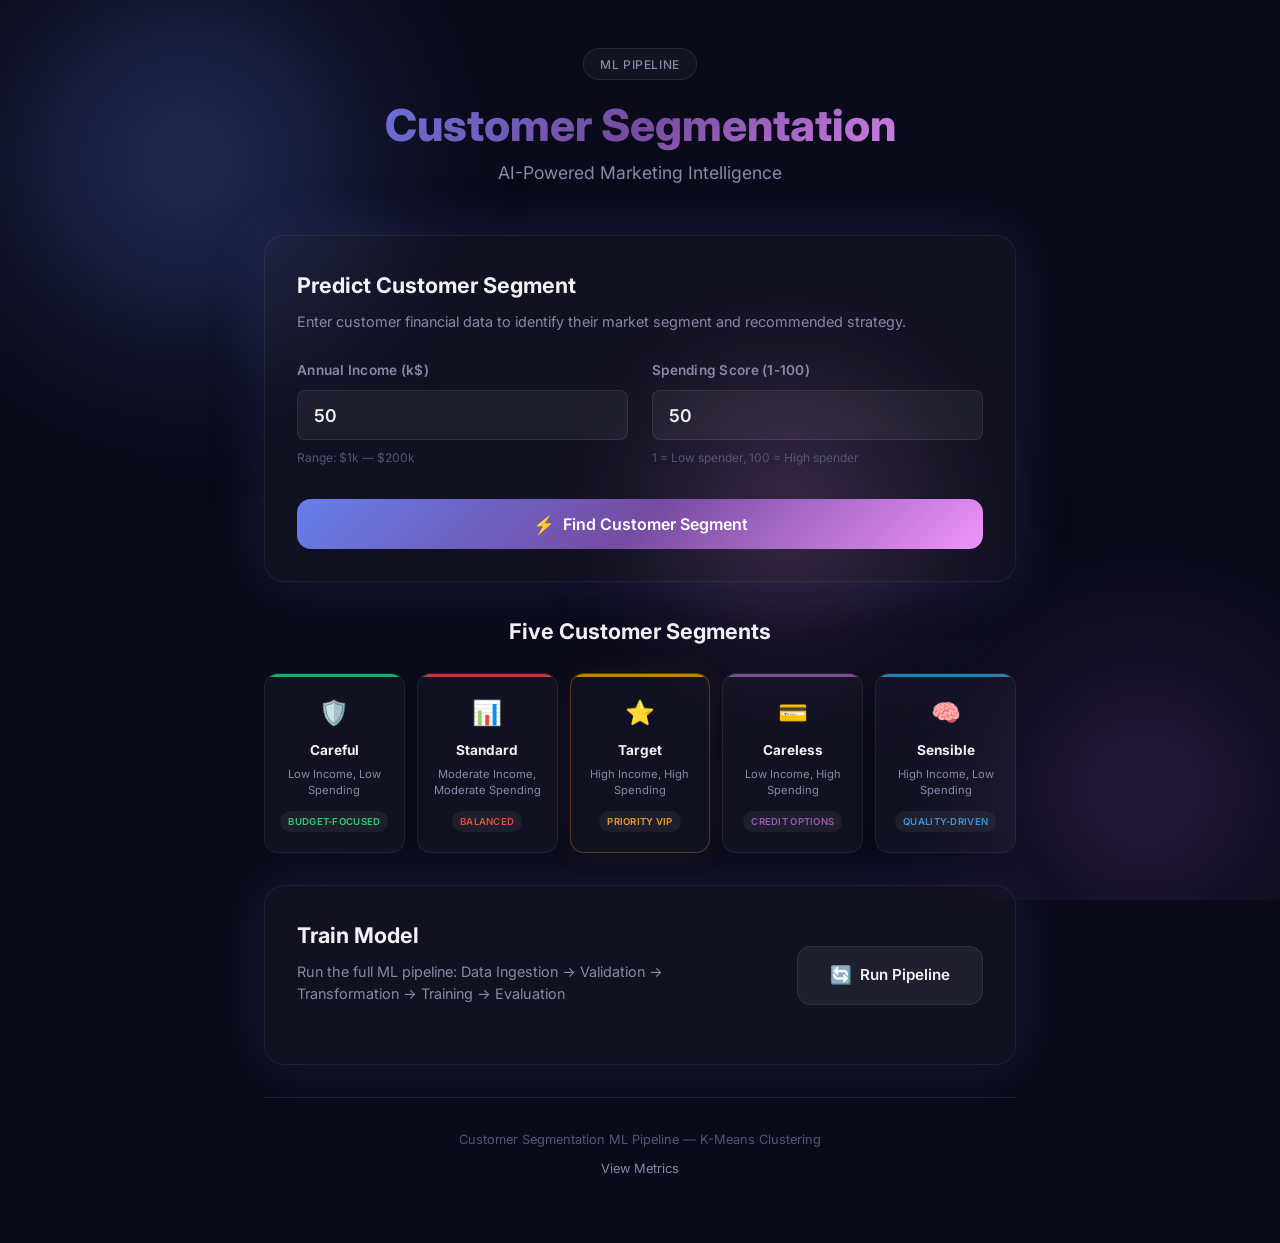
<file: templates/index.html>
<!DOCTYPE html>
<html lang="en">
<head>
    <meta charset="UTF-8">
    <meta name="viewport" content="width=device-width, initial-scale=1.0">
    <meta name="description" content="AI-powered customer segmentation system using K-Means clustering to identify customer groups for targeted marketing strategies.">
    <title>Customer Segmentation — AI Marketing Intelligence</title>
    <link rel="stylesheet" href="/static/style.css">
    <link rel="preconnect" href="https://fonts.googleapis.com">
    <link rel="preconnect" href="https://fonts.gstatic.com" crossorigin>
    <link href="https://fonts.googleapis.com/css2?family=Inter:wght@300;400;500;600;700;800&display=swap" rel="stylesheet">
</head>
<body>
    <div class="bg-animation">
        <div class="orb orb-1"></div>
        <div class="orb orb-2"></div>
        <div class="orb orb-3"></div>
    </div>

    <div class="container">
        <!-- Header -->
        <header class="header">
            <div class="header-badge">ML Pipeline</div>
            <h1 id="page-title">Customer Segmentation</h1>
            <p class="subtitle">AI-Powered Marketing Intelligence</p>
        </header>

        <!-- Prediction Form -->
        <section class="card glass-card form-section">
            <h2 class="section-title">Predict Customer Segment</h2>
            <p class="section-desc">Enter customer financial data to identify their market segment and recommended strategy.</p>

            <form action="/predict" method="POST" id="prediction-form">
                <div class="form-grid">
                    <div class="form-group">
                        <label for="annual_income">Annual Income (k$)</label>
                        <input type="number" id="annual_income" name="annual_income"
                               min="1" max="200" value="50" step="1" required>
                        <span class="input-hint">Range: $1k — $200k</span>
                    </div>

                    <div class="form-group">
                        <label for="spending_score">Spending Score (1-100)</label>
                        <input type="number" id="spending_score" name="spending_score"
                               min="1" max="100" value="50" step="1" required>
                        <span class="input-hint">1 = Low spender, 100 = High spender</span>
                    </div>
                </div>

                <button type="submit" class="btn btn-primary" id="predict-btn">
                    <span class="btn-icon">⚡</span>
                    Find Customer Segment
                </button>
            </form>
        </section>

        <!-- Segments Overview -->
        <section class="segments-section">
            <h2 class="section-title center">Five Customer Segments</h2>
            <div class="segments-grid">
                <div class="segment-card" style="--accent: #2ecc71">
                    <div class="segment-icon">🛡️</div>
                    <h3>Careful</h3>
                    <p>Low Income, Low Spending</p>
                    <span class="segment-tag">Budget-focused</span>
                </div>
                <div class="segment-card" style="--accent: #e74c3c">
                    <div class="segment-icon">📊</div>
                    <h3>Standard</h3>
                    <p>Moderate Income, Moderate Spending</p>
                    <span class="segment-tag">Balanced</span>
                </div>
                <div class="segment-card highlight" style="--accent: #f39c12">
                    <div class="segment-icon">⭐</div>
                    <h3>Target</h3>
                    <p>High Income, High Spending</p>
                    <span class="segment-tag">Priority VIP</span>
                </div>
                <div class="segment-card" style="--accent: #9b59b6">
                    <div class="segment-icon">💳</div>
                    <h3>Careless</h3>
                    <p>Low Income, High Spending</p>
                    <span class="segment-tag">Credit options</span>
                </div>
                <div class="segment-card" style="--accent: #3498db">
                    <div class="segment-icon">🧠</div>
                    <h3>Sensible</h3>
                    <p>High Income, Low Spending</p>
                    <span class="segment-tag">Quality-driven</span>
                </div>
            </div>
        </section>

        <!-- Train Model -->
        <section class="card glass-card train-section">
            <div class="train-content">
                <div>
                    <h2 class="section-title">Train Model</h2>
                    <p class="section-desc">Run the full ML pipeline: Data Ingestion → Validation → Transformation → Training → Evaluation</p>
                </div>
                <a href="/train" class="btn btn-secondary" id="train-btn">
                    <span class="btn-icon">🔄</span>
                    Run Pipeline
                </a>
            </div>
        </section>

        <!-- Footer -->
        <footer class="footer">
            <p>Customer Segmentation ML Pipeline — K-Means Clustering</p>
            <p class="footer-links">
                <a href="/metrics" id="metrics-link">View Metrics</a>
            </p>
        </footer>
    </div>
</body>
</html>
</file>
<file: static/style.css>
/* ===== RESET & BASE ===== */
*, *::before, *::after {
    margin: 0;
    padding: 0;
    box-sizing: border-box;
}

:root {
    --bg-primary: #0a0a1a;
    --bg-secondary: #12122a;
    --surface: rgba(255, 255, 255, 0.04);
    --surface-hover: rgba(255, 255, 255, 0.08);
    --border: rgba(255, 255, 255, 0.08);
    --border-hover: rgba(255, 255, 255, 0.15);
    --text-primary: #f0f0f5;
    --text-secondary: #8888a8;
    --text-muted: #55557a;
    --accent-gradient: linear-gradient(135deg, #667eea 0%, #764ba2 50%, #f093fb 100%);
    --glass-bg: rgba(255, 255, 255, 0.03);
    --glass-border: rgba(255, 255, 255, 0.06);
    --radius-sm: 8px;
    --radius-md: 14px;
    --radius-lg: 20px;
    --radius-xl: 28px;
    --shadow-glow: 0 0 60px rgba(102, 126, 234, 0.15);
}

html {
    font-size: 16px;
    scroll-behavior: smooth;
}

body {
    font-family: 'Inter', -apple-system, BlinkMacSystemFont, sans-serif;
    background: var(--bg-primary);
    color: var(--text-primary);
    min-height: 100vh;
    overflow-x: hidden;
    line-height: 1.6;
}


/* ===== ANIMATED BACKGROUND ===== */
.bg-animation {
    position: fixed;
    inset: 0;
    z-index: 0;
    overflow: hidden;
    pointer-events: none;
}

.orb {
    position: absolute;
    border-radius: 50%;
    filter: blur(80px);
    opacity: 0.4;
    animation: float 20s ease-in-out infinite;
}

.orb-1 {
    width: 500px;
    height: 500px;
    background: radial-gradient(circle, #667eea 0%, transparent 70%);
    top: -10%;
    left: -5%;
    animation-delay: 0s;
}

.orb-2 {
    width: 400px;
    height: 400px;
    background: radial-gradient(circle, #764ba2 0%, transparent 70%);
    bottom: -10%;
    right: -5%;
    animation-delay: -7s;
}

.orb-3 {
    width: 300px;
    height: 300px;
    background: radial-gradient(circle, #f093fb 0%, transparent 70%);
    top: 40%;
    left: 50%;
    animation-delay: -14s;
}

@keyframes float {
    0%, 100% { transform: translate(0, 0) scale(1); }
    25% { transform: translate(40px, -30px) scale(1.05); }
    50% { transform: translate(-20px, 40px) scale(0.95); }
    75% { transform: translate(30px, 20px) scale(1.02); }
}


/* ===== CONTAINER ===== */
.container {
    position: relative;
    z-index: 1;
    max-width: 800px;
    margin: 0 auto;
    padding: 3rem 1.5rem;
}


/* ===== HEADER ===== */
.header {
    text-align: center;
    margin-bottom: 3rem;
}

.header-badge {
    display: inline-block;
    padding: 0.35rem 1rem;
    background: var(--surface);
    border: 1px solid var(--border);
    border-radius: 100px;
    font-size: 0.75rem;
    font-weight: 500;
    color: var(--text-secondary);
    letter-spacing: 0.05em;
    text-transform: uppercase;
    margin-bottom: 1.25rem;
}

.header h1 {
    font-size: 2.75rem;
    font-weight: 800;
    background: var(--accent-gradient);
    -webkit-background-clip: text;
    -webkit-text-fill-color: transparent;
    background-clip: text;
    line-height: 1.15;
    margin-bottom: 0.5rem;
}

.subtitle {
    font-size: 1.1rem;
    color: var(--text-secondary);
    font-weight: 400;
}


/* ===== GLASS CARD ===== */
.card {
    border-radius: var(--radius-lg);
    padding: 2rem;
    margin-bottom: 2rem;
}

.glass-card {
    background: var(--glass-bg);
    border: 1px solid var(--glass-border);
    backdrop-filter: blur(20px);
    -webkit-backdrop-filter: blur(20px);
    box-shadow: var(--shadow-glow);
}


/* ===== SECTION TITLES ===== */
.section-title {
    font-size: 1.35rem;
    font-weight: 700;
    color: var(--text-primary);
    margin-bottom: 0.5rem;
}

.section-title.center {
    text-align: center;
}

.section-desc {
    font-size: 0.9rem;
    color: var(--text-secondary);
    margin-bottom: 1.75rem;
    line-height: 1.5;
}


/* ===== FORM ===== */
.form-grid {
    display: grid;
    grid-template-columns: 1fr 1fr;
    gap: 1.5rem;
    margin-bottom: 2rem;
}

.form-group {
    display: flex;
    flex-direction: column;
    gap: 0.5rem;
}

.form-group label {
    font-size: 0.85rem;
    font-weight: 600;
    color: var(--text-secondary);
    letter-spacing: 0.02em;
}

.form-group input {
    background: rgba(255, 255, 255, 0.05);
    border: 1px solid var(--border);
    border-radius: var(--radius-sm);
    padding: 0.85rem 1rem;
    font-size: 1.1rem;
    font-weight: 600;
    color: var(--text-primary);
    font-family: inherit;
    transition: all 0.3s ease;
    outline: none;
}

.form-group input:focus {
    border-color: #667eea;
    box-shadow: 0 0 0 3px rgba(102, 126, 234, 0.15);
}

.input-hint {
    font-size: 0.75rem;
    color: var(--text-muted);
}


/* ===== BUTTONS ===== */
.btn {
    display: inline-flex;
    align-items: center;
    justify-content: center;
    gap: 0.5rem;
    padding: 0.9rem 2rem;
    border-radius: var(--radius-md);
    font-size: 0.95rem;
    font-weight: 600;
    font-family: inherit;
    cursor: pointer;
    transition: all 0.3s ease;
    text-decoration: none;
    border: none;
}

.btn-primary {
    background: var(--accent-gradient);
    color: #fff;
    width: 100%;
    font-size: 1rem;
}

.btn-primary:hover {
    transform: translateY(-2px);
    box-shadow: 0 8px 30px rgba(102, 126, 234, 0.35);
}

.btn-secondary {
    background: rgba(255, 255, 255, 0.06);
    border: 1px solid var(--border);
    color: var(--text-primary);
    white-space: nowrap;
}

.btn-secondary:hover {
    background: rgba(255, 255, 255, 0.1);
    border-color: var(--border-hover);
}

.btn-ghost {
    background: transparent;
    border: 1px solid var(--border);
    color: var(--text-secondary);
}

.btn-ghost:hover {
    background: var(--surface);
    color: var(--text-primary);
}

.btn-icon {
    font-size: 1.1rem;
}


/* ===== SEGMENTS GRID ===== */
.segments-section {
    margin-bottom: 2rem;
}

.segments-grid {
    display: grid;
    grid-template-columns: repeat(5, 1fr);
    gap: 0.75rem;
    margin-top: 1.5rem;
}

.segment-card {
    background: var(--glass-bg);
    border: 1px solid var(--glass-border);
    border-radius: var(--radius-md);
    padding: 1.25rem 0.75rem;
    text-align: center;
    transition: all 0.3s ease;
    position: relative;
    overflow: hidden;
}

.segment-card::before {
    content: '';
    position: absolute;
    top: 0;
    left: 0;
    right: 0;
    height: 3px;
    background: var(--accent);
    opacity: 0.8;
}

.segment-card:hover {
    transform: translateY(-4px);
    border-color: var(--accent);
    box-shadow: 0 8px 30px rgba(0, 0, 0, 0.3);
}

.segment-card.highlight {
    border-color: rgba(243, 156, 18, 0.3);
    box-shadow: 0 0 30px rgba(243, 156, 18, 0.08);
}

.segment-icon {
    font-size: 1.5rem;
    margin-bottom: 0.5rem;
}

.segment-card h3 {
    font-size: 0.85rem;
    font-weight: 700;
    color: var(--text-primary);
    margin-bottom: 0.35rem;
}

.segment-card p {
    font-size: 0.7rem;
    color: var(--text-secondary);
    line-height: 1.4;
    margin-bottom: 0.5rem;
}

.segment-tag {
    display: inline-block;
    font-size: 0.6rem;
    font-weight: 600;
    padding: 0.2rem 0.5rem;
    background: rgba(255, 255, 255, 0.05);
    border-radius: 100px;
    color: var(--accent);
    text-transform: uppercase;
    letter-spacing: 0.03em;
}


/* ===== TRAIN SECTION ===== */
.train-content {
    display: flex;
    align-items: center;
    justify-content: space-between;
    gap: 2rem;
}


/* ===== RESULT PAGE ===== */
.result-card {
    background: var(--glass-bg);
    border: 1px solid var(--glass-border);
    backdrop-filter: blur(20px);
    -webkit-backdrop-filter: blur(20px);
    border-radius: var(--radius-xl);
    padding: 3rem 2rem;
    text-align: center;
    margin-bottom: 2rem;
    position: relative;
    overflow: hidden;
}

.result-card::before {
    content: '';
    position: absolute;
    top: 0;
    left: 0;
    right: 0;
    height: 4px;
    background: var(--segment-color);
}

.result-ring {
    width: 120px;
    height: 120px;
    border-radius: 50%;
    background: conic-gradient(var(--segment-color), transparent 70%, var(--segment-color));
    display: flex;
    align-items: center;
    justify-content: center;
    margin: 0 auto 1.5rem;
    animation: ring-spin 4s linear infinite;
    padding: 4px;
}

.result-ring-inner {
    width: 100%;
    height: 100%;
    border-radius: 50%;
    background: var(--bg-primary);
    display: flex;
    align-items: center;
    justify-content: center;
}

.result-cluster-id {
    font-size: 2.5rem;
    font-weight: 800;
    color: var(--segment-color);
}

@keyframes ring-spin {
    from { transform: rotate(0deg); }
    to { transform: rotate(360deg); }
}

.result-name {
    font-size: 1.75rem;
    font-weight: 800;
    color: var(--segment-color);
    margin-bottom: 0.35rem;
}

.result-description {
    font-size: 1rem;
    color: var(--text-secondary);
    margin-bottom: 2rem;
}

.result-details-grid {
    display: grid;
    grid-template-columns: 1fr 1fr;
    gap: 1rem;
    max-width: 400px;
    margin: 0 auto;
}

.result-detail {
    background: rgba(255, 255, 255, 0.03);
    border: 1px solid var(--border);
    border-radius: var(--radius-sm);
    padding: 1rem;
}

.detail-label {
    display: block;
    font-size: 0.75rem;
    color: var(--text-muted);
    text-transform: uppercase;
    letter-spacing: 0.05em;
    margin-bottom: 0.25rem;
}

.detail-value {
    display: block;
    font-size: 1.25rem;
    font-weight: 700;
    color: var(--text-primary);
}


/* ===== STRATEGY ===== */
.strategy-section .section-title {
    display: flex;
    align-items: center;
    gap: 0.5rem;
}

.strategy-icon {
    font-size: 1.25rem;
}

.strategy-box {
    background: rgba(255, 255, 255, 0.03);
    border-left: 4px solid #667eea;
    border-radius: 0 var(--radius-sm) var(--radius-sm) 0;
    padding: 1.25rem 1.5rem;
    margin-top: 1rem;
}

.strategy-text {
    font-size: 1.05rem;
    color: var(--text-primary);
    font-weight: 500;
    line-height: 1.6;
}


/* ===== ACTION BUTTONS ===== */
.action-buttons {
    display: flex;
    gap: 1rem;
    margin-bottom: 2rem;
}

.action-buttons .btn-primary {
    flex: 1;
}


/* ===== FOOTER ===== */
.footer {
    text-align: center;
    padding: 2rem 0 1rem;
    border-top: 1px solid var(--border);
    margin-top: 1rem;
}

.footer p {
    font-size: 0.8rem;
    color: var(--text-muted);
}

.footer-links {
    margin-top: 0.5rem;
}

.footer-links a {
    color: var(--text-secondary);
    text-decoration: none;
    font-size: 0.8rem;
    transition: color 0.2s;
}

.footer-links a:hover {
    color: #667eea;
}


/* ===== RESPONSIVE ===== */
@media (max-width: 768px) {
    .container {
        padding: 2rem 1rem;
    }

    .header h1 {
        font-size: 2rem;
    }

    .form-grid {
        grid-template-columns: 1fr;
    }

    .segments-grid {
        grid-template-columns: repeat(2, 1fr);
    }

    .segments-grid .segment-card:last-child {
        grid-column: 1 / -1;
    }

    .train-content {
        flex-direction: column;
        text-align: center;
    }

    .action-buttons {
        flex-direction: column;
    }

    .result-details-grid {
        grid-template-columns: 1fr;
    }
}

@media (max-width: 480px) {
    .header h1 {
        font-size: 1.6rem;
    }

    .segments-grid {
        grid-template-columns: 1fr;
    }
}
</file>
